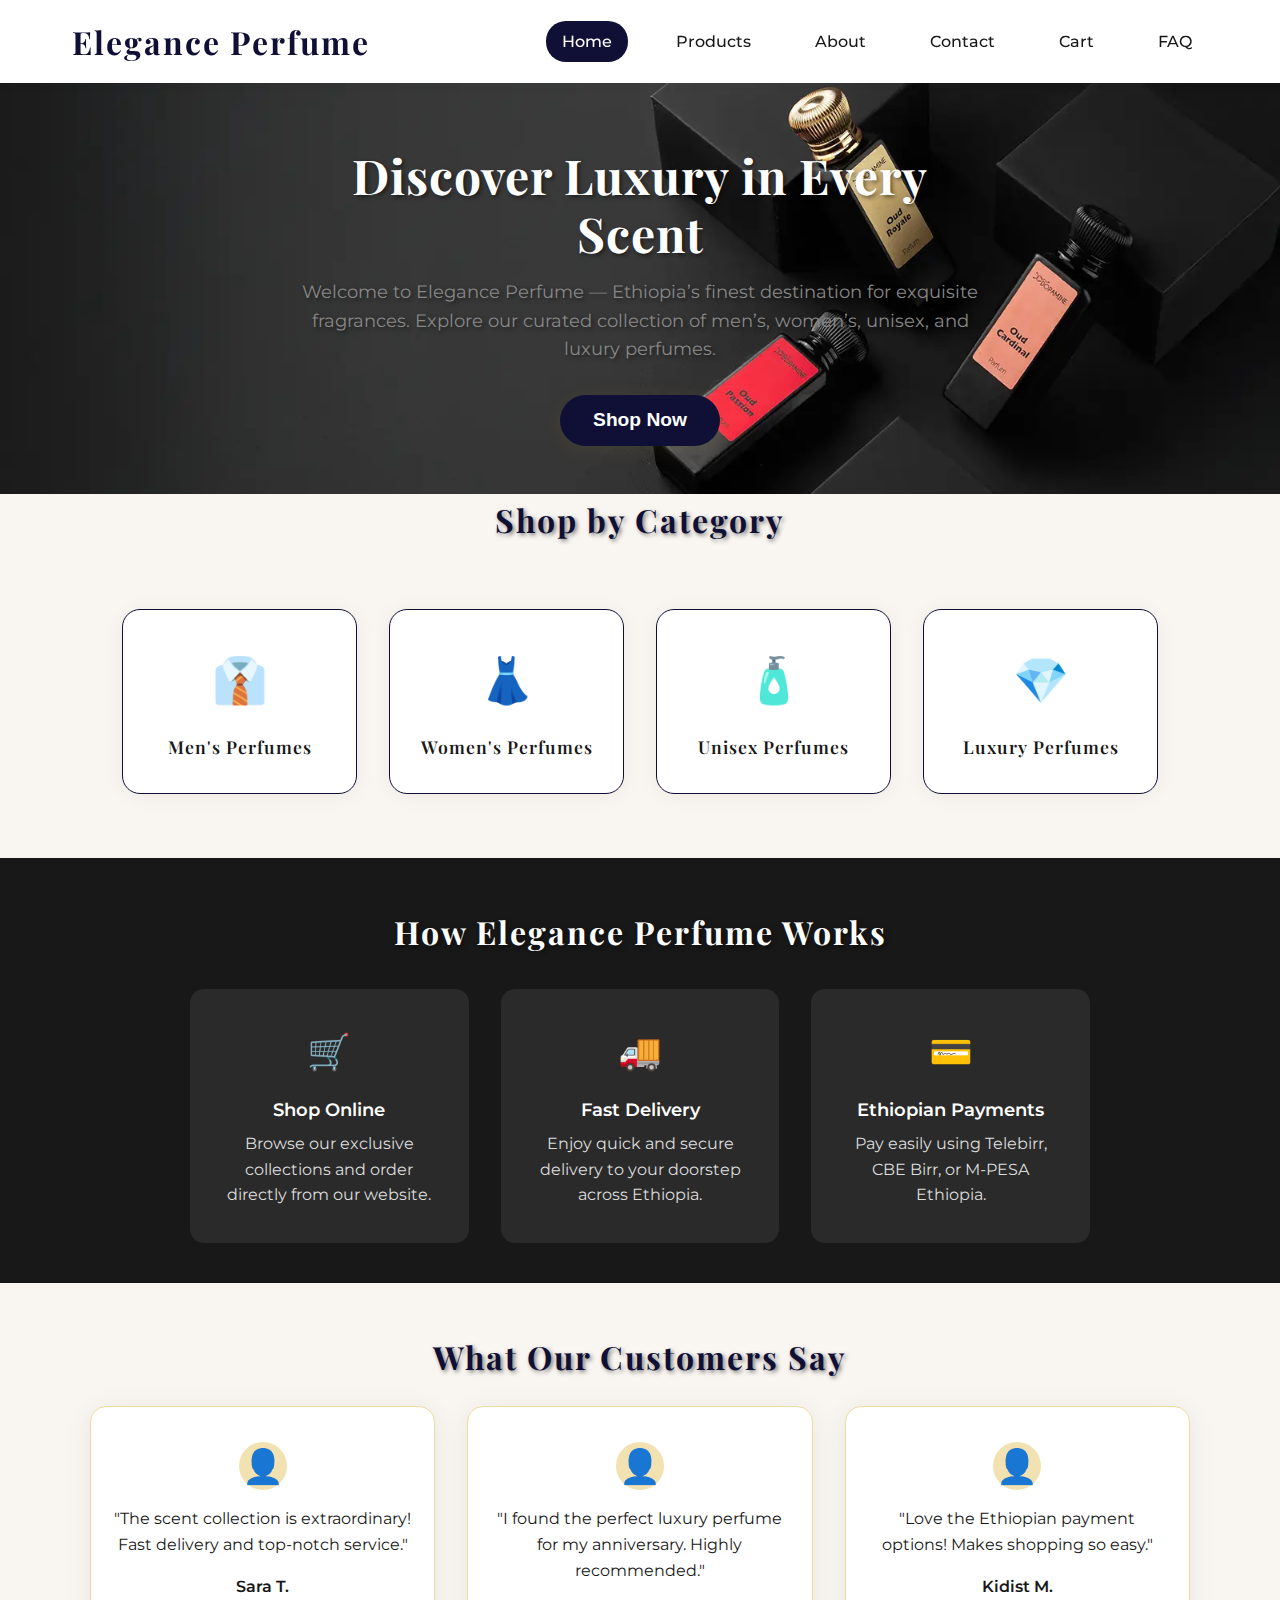
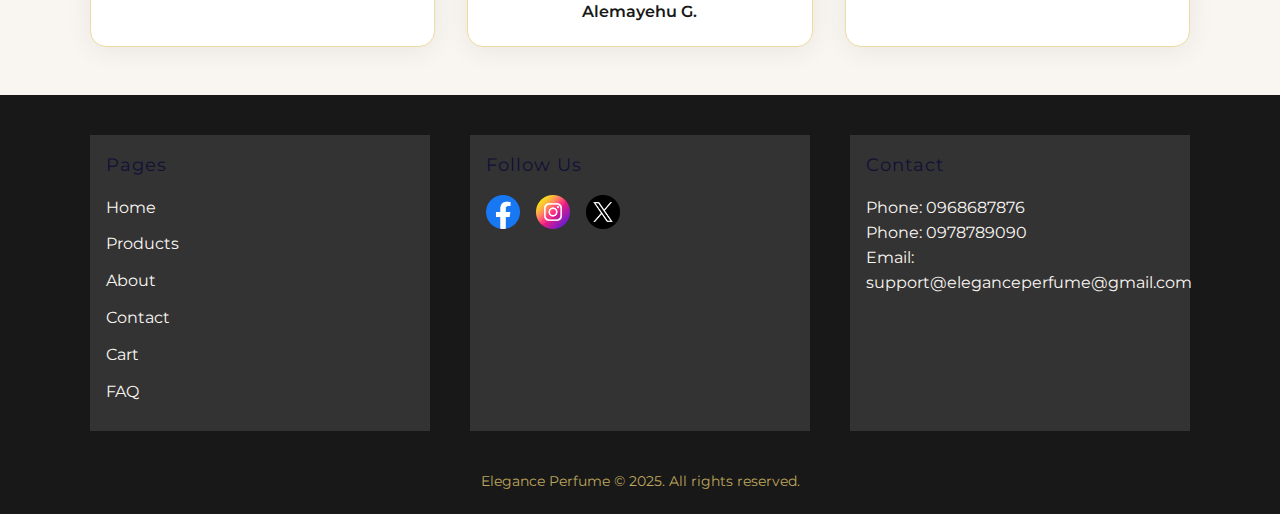
<file: index.html>
<!DOCTYPE html>
<html lang="en">
<head>
  <meta charset="UTF-8">
  <title>Elegance Perfume — Home</title>
  <meta name="viewport" content="width=device-width, initial-scale=1.0">
  <link rel="stylesheet" href="style.css">
</head>
<body>

<!-- Header/Navbar -->
<header>
  <nav class="navbar">
    <span class="logo">Elegance Perfume</span>
    <div class="menu-toggle" aria-label="Open menu">
      <span class="menu-bar"></span>
      <span class="menu-bar"></span>
      <span class="menu-bar"></span>
    </div>
    <div class="nav-links">
      <a href="index.html" class="active">Home</a>
      <a href="products.html">Products</a>
      <a href="about.html">About</a>
      <a href="contact.html">Contact</a>
      <a href="cart.html">Cart <span class="cart-count"></span></a>
      <a href="faq.html">FAQ</a>
    </div>
  </nav>
</header>

<!-- Hero Section -->
<section class="hero" id="hero">
  <div class="hero-content">
    <h1>Discover Luxury in Every Scent</h1>
    <p>Welcome to Elegance Perfume — Ethiopia’s finest destination for exquisite fragrances. Explore our curated collection of men’s, women’s, unisex, and luxury perfumes.</p>
    <a href="products.html"><button class="hero-cta">Shop Now</button></a>
  </div>
</section>

<!-- Categories -->
<section>
  <h2 class="section-title" style="text-shadow: 2px 2px 4px rgba(0, 0, 0, 0.5);"> Shop by Category</h2>
  <div class="categories">
    <div class="category-card">
      <a href="products.html#men-perfumes">
        <div class="category-icon">👔</div> <!-- Icon for Men's Perfumes -->
        <h3 class="category-title">Men's Perfumes</h3>
      </a>
    </div>
    <div class="category-card">
      <a href="products.html#women-perfumes">
        <div class="category-icon">👗</div> <!-- Icon for Women's Perfumes -->
        <h3 class="category-title">Women's Perfumes</h3>
      </a>
    </div>
    <div class="category-card">
      <a href="products.html#unisex-perfumes">
        <div class="category-icon">🧴</div> <!-- Icon for Unisex Perfumes -->
        <h3 class="category-title">Unisex Perfumes</h3>
      </a>
    </div>
    <div class="category-card">
      <a href="products.html#luxury-perfumes">
        <div class="category-icon">💎</div> <!-- Icon for Luxury Perfumes -->
        <h3 class="category-title">Luxury Perfumes</h3>
      </a>
    </div>
  </div>
</section>

<!-- How it Works -->
<section class="how-it-works" id="how">
  <h2 class="section-title" style="text-shadow: 2px 2px 4px rgba(0, 0, 0, 0.5); color: white;">How Elegance Perfume Works</h2>
  <div class="how-steps">
    <div class="how-step">
      <div class="how-icon">🛒</div>
      <div class="how-title">Shop Online</div>
      <div class="how-desc">Browse our exclusive collections and order directly from our website.</div>
    </div>
    <div class="how-step">
      <div class="how-icon">🚚</div>
      <div class="how-title">Fast Delivery</div>
      <div class="how-desc">Enjoy quick and secure delivery to your doorstep across Ethiopia.</div>
    </div>
    <div class="how-step">
      <div class="how-icon">💳</div>
      <div class="how-title">Ethiopian Payments</div>
      <div class="how-desc">Pay easily using Telebirr, CBE Birr, or M-PESA Ethiopia.</div>
    </div>
  </div>
</section>

<!-- Testimonials -->
<section class="testimonials" id="testimonials">
  <h2 class="section-title" style="text-shadow: 2px 2px 4px rgba(0, 0, 0, 0.5);"> What Our Customers Say</h2>
  <div class="testimonial-list">
    <div class="testimonial-card">
      <div class="testimonial-icon"><span>👤</span></div>
      <div>"The scent collection is extraordinary! Fast delivery and top-notch service."</div>
      <div class="testimonial-name">Sara T.</div>
    </div>
    <div class="testimonial-card">
      <div class="testimonial-icon"><span>👤</span></div>
      <div>"I found the perfect luxury perfume for my anniversary. Highly recommended."</div>
      <div class="testimonial-name">Alemayehu G.</div>
    </div>
    <div class="testimonial-card">
      <div class="testimonial-icon"><span>👤</span></div>
      <div>"Love the Ethiopian payment options! Makes shopping so easy."</div>
      <div class="testimonial-name">Kidist M.</div>
    </div>
  </div>
</section>

<!-- Footer -->
<footer>
  <div class="footer-container">
    <div class="footer-section">
      <div class="footer-title">Pages</div>
      <div class="footer-links">
        <a href="index.html">Home</a>
        <a href="products.html">Products</a>
        <a href="about.html">About</a>
        <a href="contact.html">Contact</a>
        <a href="cart.html">Cart</a>
        <a href="faq.html">FAQ</a>
      </div>
    </div>
    <div class="footer-section">
      <div class="footer-title">Follow Us</div>
      <div class="footer-socials">
        <a href="https://www.facebook.com/login" target="_blank" class="footer-social" title="Facebook">
          <img src="images/icons/facebook.png" alt="Facebook" class="social-icon">
        </a>
        <a href="https://www.instagram.com/accounts/login" target="_blank" class="footer-social" title="Instagram">
          <img src="images/icons/instagram.png" alt="Instagram" class="social-icon">
        </a>
        <a href="https://twitter.com/login" target="_blank" class="footer-social" title="Twitter">
          <img src="images/icons/twitter.png" alt="Twitter" class="social-icon">
        </a>
      </div>
    </div>
    <div class="footer-section">
      <div class="footer-title">Contact</div>
      <div class="footer-contact">
        Phone: 0968687876<br>
        Phone: 0978789090<br>
        Email: support@eleganceperfume@gmail.com
      </div>
    </div>
  </div>
  <div class="footer-bottom">
    Elegance Perfume &copy; 2025. All rights reserved.
  </div>
</footer>

<script src="script.js"></script>
</body>
</html>
</file>
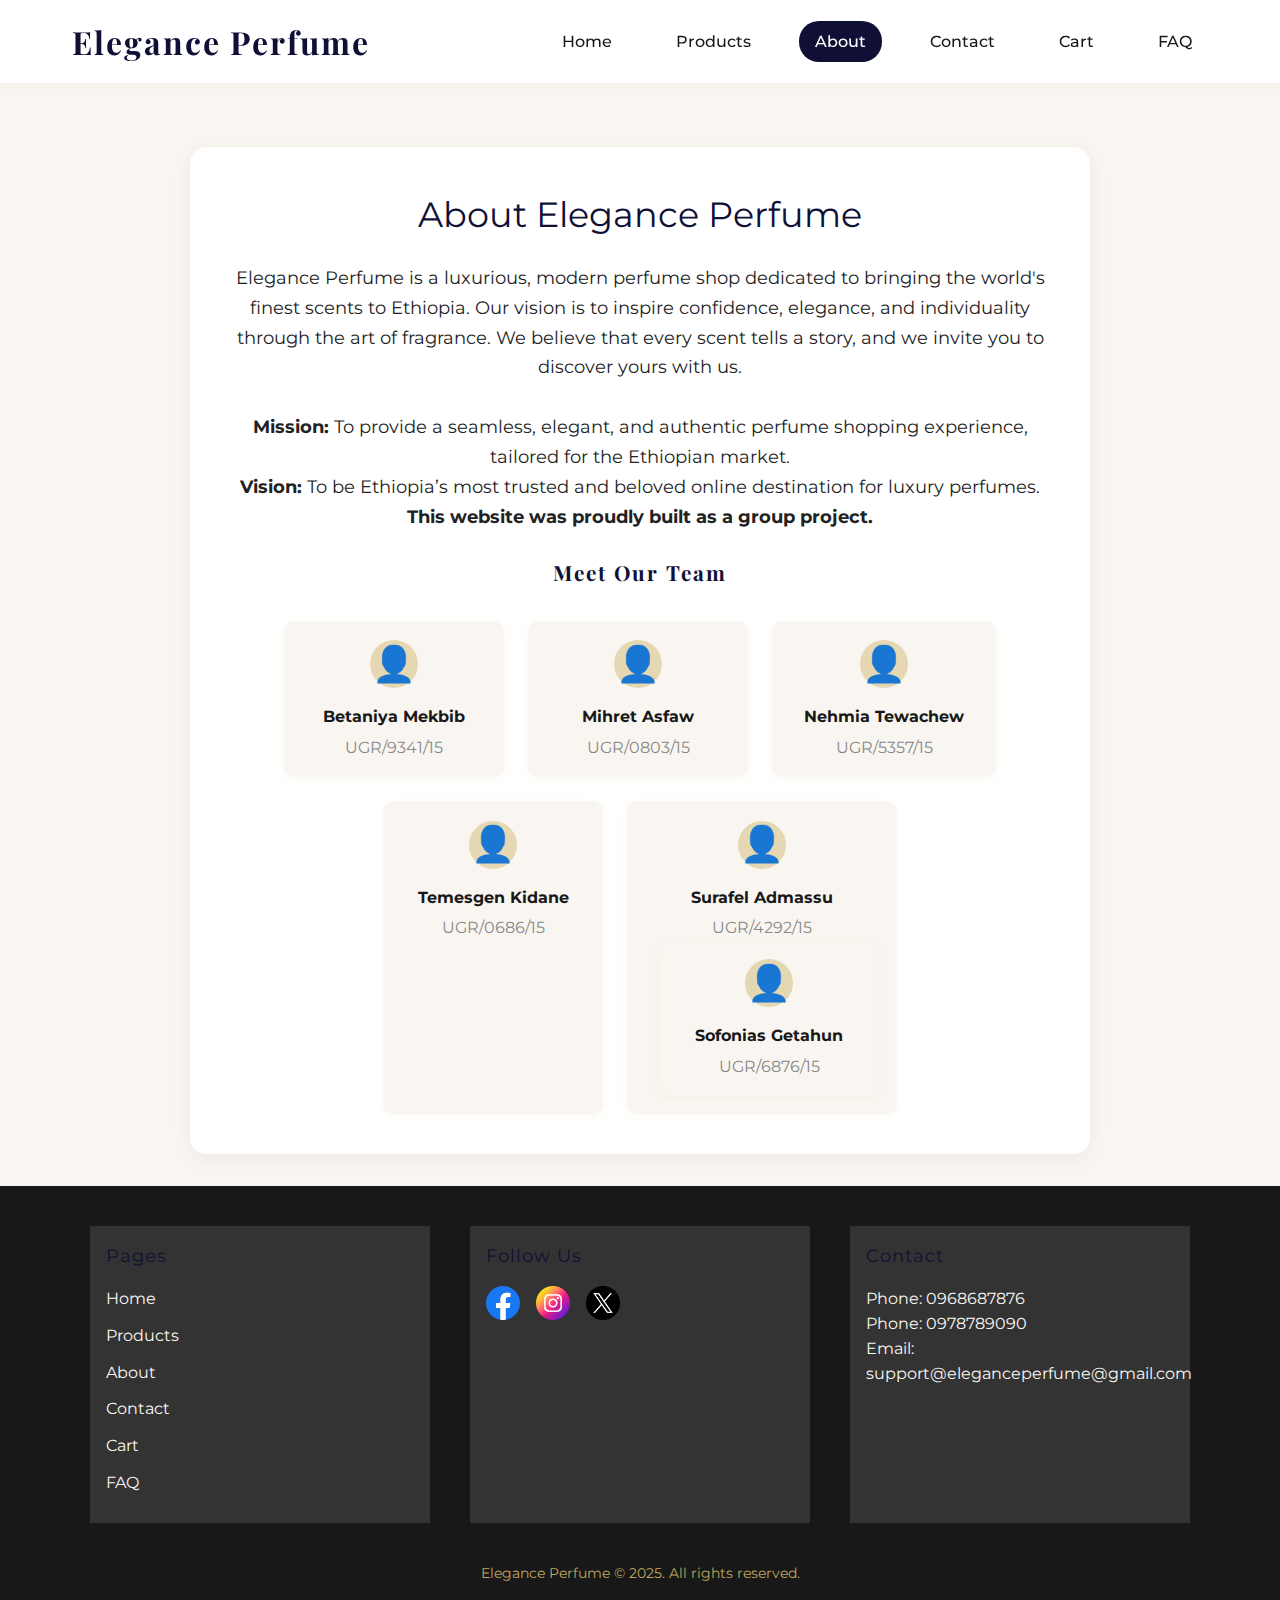
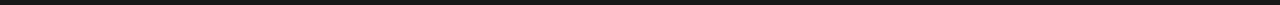
<file: about.html>
<!DOCTYPE html>
<html lang="en">
<head>
  <meta charset="UTF-8">
  <title>About Us — Elegance Perfume</title>
  <meta name="viewport" content="width=device-width, initial-scale=1.0">
  <link rel="stylesheet" href="style.css">
</head>
<body>

<header>
  <nav class="navbar">
    <span class="logo">Elegance Perfume</span>
    <div class="menu-toggle" aria-label="Open menu">
      <span class="menu-bar"></span>
      <span class="menu-bar"></span>
      <span class="menu-bar"></span>
    </div>
    <div class="nav-links">
      <a href="index.html">Home</a>
      <a href="products.html">Products</a>
      <a href="about.html" class="active">About</a>
      <a href="contact.html">Contact</a>
      <a href="cart.html">Cart <span class="cart-count"></span></a>
      <a href="faq.html">FAQ</a>
    </div>
  </nav>
</header>

<section class="about-section">
  <div class="about-title">About Elegance Perfume</div>
  <div class="about-desc">
    <p>
      Elegance Perfume is a luxurious, modern perfume shop dedicated to bringing the world's finest scents to Ethiopia. Our vision is to inspire confidence, elegance, and individuality through the art of fragrance. We believe that every scent tells a story, and we invite you to discover yours with us.<br><br>
      <strong>Mission:</strong> To provide a seamless, elegant, and authentic perfume shopping experience, tailored for the Ethiopian market.<br>
      <strong>Vision:</strong> To be Ethiopia’s most trusted and beloved online destination for luxury perfumes.
    </p>
    <p>
      <b>This website was proudly built as a group project.</b>
    </p>
  </div>
  <h3 class="section-title">Meet Our Team</h3>
  <div class="group-members">
    <div class="member-card">
      <div class="member-icon">👤</div>
      <div class="member-name">Betaniya Mekbib</div>
      <div class="member-id">UGR/9341/15</div>
    </div>
    <div class="member-card">
      <div class="member-icon">👤</div>
      <div class="member-name">Mihret Asfaw</div>
      <div class="member-id">UGR/0803/15</div>
    </div>
    <div class="member-card">
      <div class="member-icon">👤</div>
      <div class="member-name">Nehmia Tewachew</div>
      <div class="member-id">UGR/5357/15</div>
    </div>
    <div class="member-card">
      <div class="member-icon">👤</div>
      <div class="member-name">Temesgen Kidane</div>
      <div class="member-id">UGR/0686/15</div>
    </div>
    <div class="member-card">
      <div class="member-icon">👤</div>
      <div class="member-name">Surafel Admassu </div>
      <div class="member-id">UGR/4292/15</div>
    <div class="member-card">
      <div class="member-icon">👤</div>
      <div class="member-name">Sofonias Getahun</div>
      <div class="member-id">UGR/6876/15</div>
    </div>
    </div>
  </div>
</section>

<footer>
  <div class="footer-container">
    <div class="footer-section">
      <div class="footer-title">Pages</div>
      <div class="footer-links">
        <a href="index.html">Home</a>
        <a href="products.html">Products</a>
        <a href="about.html">About</a>
        <a href="contact.html">Contact</a>
        <a href="cart.html">Cart</a>
        <a href="faq.html">FAQ</a>
      </div>
    </div>
    <div class="footer-section">
      <div class="footer-title">Follow Us</div>
      <div class="footer-socials">
        <a href="https://www.facebook.com/login" target="_blank" class="footer-social" title="Facebook">
          <img src="images/icons/facebook.png" alt="Facebook" class="social-icon">
        </a>
        <a href="https://www.instagram.com/accounts/login" target="_blank" class="footer-social" title="Instagram">
          <img src="images/icons/instagram.png" alt="Instagram" class="social-icon">
        </a>
        <a href="https://twitter.com/login" target="_blank" class="footer-social" title="Twitter">
          <img src="images/icons/twitter.png" alt="Twitter" class="social-icon">
        </a>
      </div>
    </div>
    <div class="footer-section">
      <div class="footer-title">Contact</div>
      <div class="footer-contact">
        Phone: 0968687876<br>
        Phone: 0978789090<br>
        Email: support@eleganceperfume@gmail.com
      </div>
    </div>
  </div>
  <div class="footer-bottom">
    Elegance Perfume &copy; 2025. All rights reserved.
  </div>
</footer>
<script src="script.js"></script>
</body>
</html>
</file>
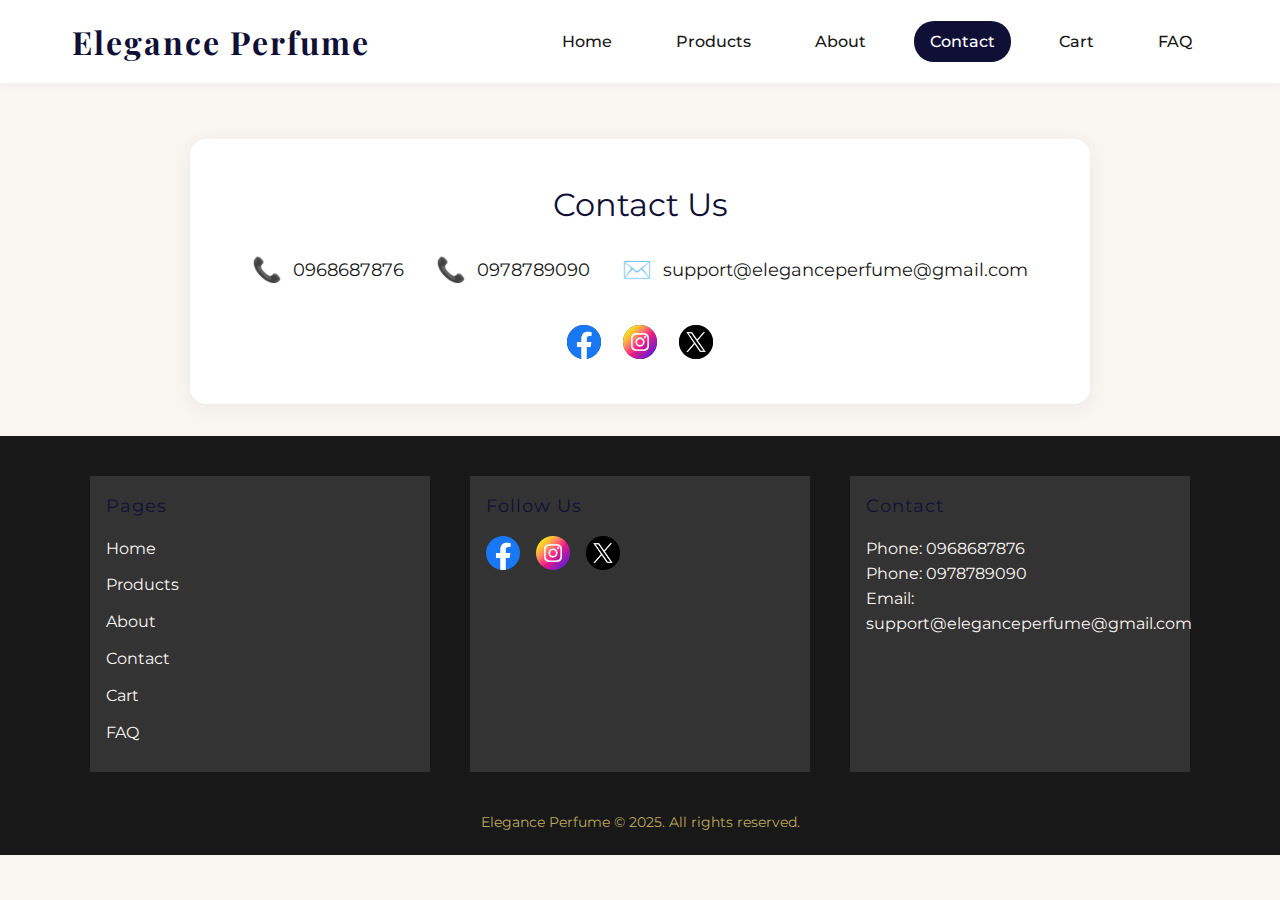
<file: contact.html>
<!DOCTYPE html>
<html lang="en">
<head>
  <meta charset="UTF-8">
  <title>Contact Us — Elegance Perfume</title>
  <meta name="viewport" content="width=device-width, initial-scale=1.0">
  <link rel="stylesheet" href="style.css">
</head>
<body>

<header>
  <nav class="navbar">
    <span class="logo">Elegance Perfume</span>
    <div class="menu-toggle" aria-label="Open menu">
      <span class="menu-bar"></span>
      <span class="menu-bar"></span>
      <span class="menu-bar"></span>
    </div>
    <div class="nav-links">
      <a href="index.html">Home</a>
      <a href="products.html">Products</a>
      <a href="about.html">About</a>
      <a href="contact.html" class="active">Contact</a>
      <a href="cart.html">Cart <span class="cart-count"></span></a>
      <a href="faq.html">FAQ</a>
    </div>
  </nav>
</header>

<section class="contact-section">
  <div class="contact-title">Contact Us</div>
  <div class="contact-details">
    <div class="contact-item"><span class="contact-icon">📞</span>0968687876</div>
    <div class="contact-item"><span class="contact-icon">📞</span>0978789090</div>
    <div class="contact-item"><span class="contact-icon">✉️</span>support@eleganceperfume@gmail.com</div>
  </div>
  <div class="contact-socials">
    <a href="https://www.facebook.com/login" target="_blank" class="footer-social" title="Facebook">
      <img src="images/icons/facebook.png" alt="Facebook" class="social-icon">
    </a>
    <a href="https://www.instagram.com/accounts/login" target="_blank" class="footer-social" title="Instagram">
      <img src="images/icons/instagram.png" alt="Instagram" class="social-icon">
    </a>
    <a href="https://twitter.com/login" target="_blank" class="footer-social" title="Twitter">
      <img src="images/icons/twitter.png" alt="Twitter" class="social-icon">
    </a>
  </div>
</section>

<footer>
  <div class="footer-container">
    <div class="footer-section">
      <div class="footer-title">Pages</div>
      <div class="footer-links">
        <a href="index.html">Home</a>
        <a href="products.html">Products</a>
        <a href="about.html">About</a>
        <a href="contact.html">Contact</a>
        <a href="cart.html">Cart</a>
        <a href="faq.html">FAQ</a>
      </div>
    </div>
    <div class="footer-section">
      <div class="footer-title">Follow Us</div>
      <div class="footer-socials">
        <a href="https://www.facebook.com/login" target="_blank" class="footer-social" title="Facebook">
          <img src="images/icons/facebook.png" alt="Facebook" class="social-icon">
        </a>
        <a href="https://www.instagram.com/accounts/login" target="_blank" class="footer-social" title="Instagram">
          <img src="images/icons/instagram.png" alt="Instagram" class="social-icon">
        </a>
        <a href="https://twitter.com/login" target="_blank" class="footer-social" title="Twitter">
          <img src="images/icons/twitter.png" alt="Twitter" class="social-icon">
        </a>
      </div>
    </div>
    <div class="footer-section">
      <div class="footer-title">Contact</div>
      <div class="footer-contact">
        Phone: 0968687876<br>
        Phone: 0978789090<br>
        Email: support@eleganceperfume@gmail.com
      </div>
    </div>
  </div>
  <div class="footer-bottom">
    Elegance Perfume &copy; 2025. All rights reserved.
  </div>
</footer>
<script src="script.js"></script>
</body>
</html>
</file>
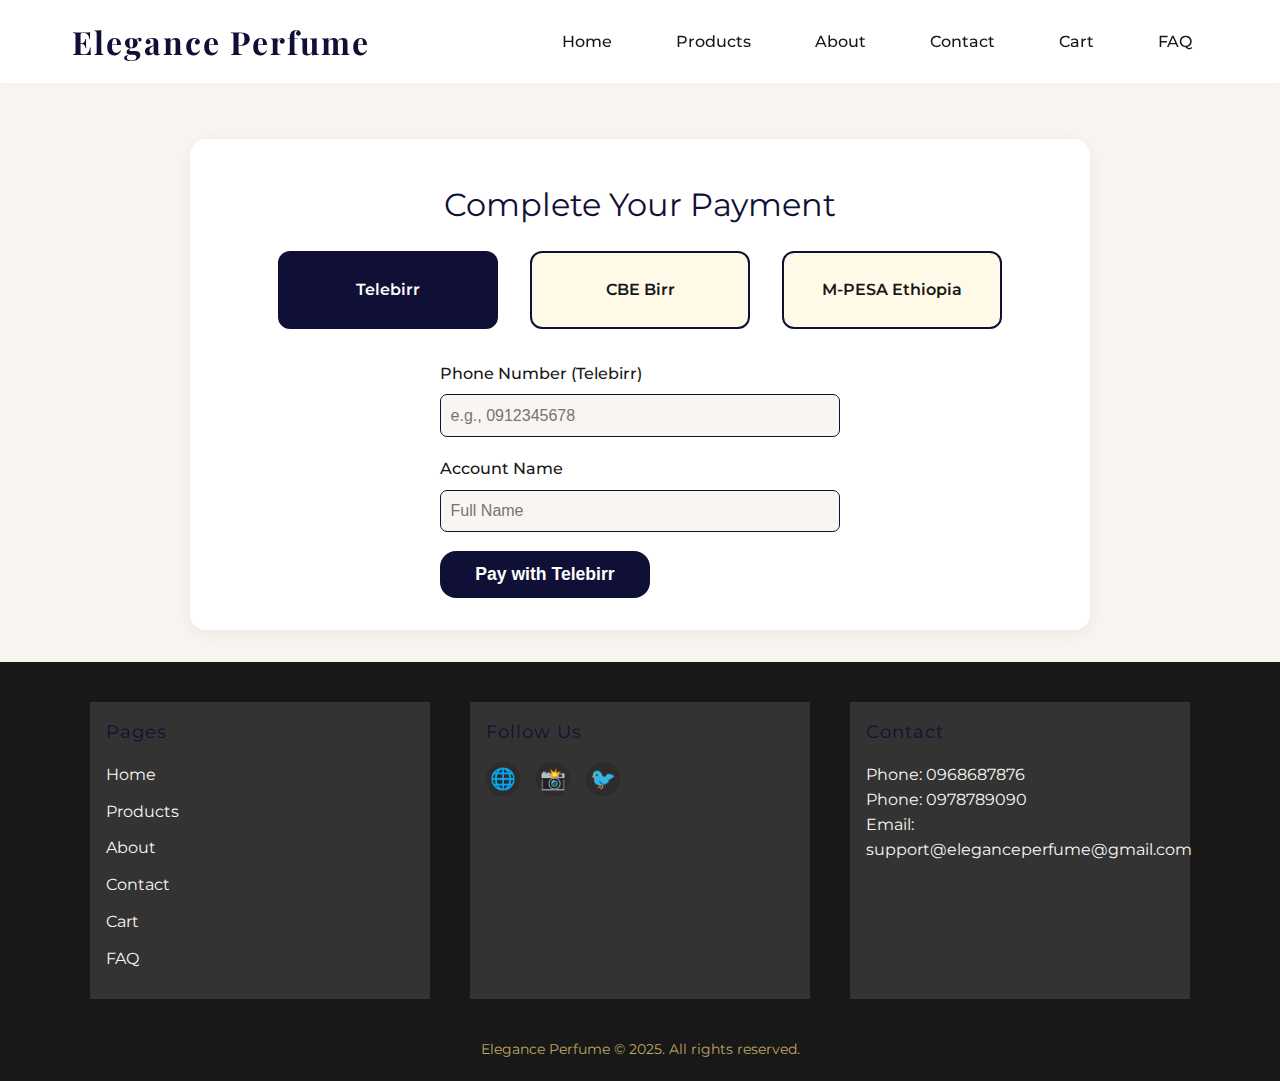
<file: payment.html>
<!DOCTYPE html>
<html lang="en">
<head>
  <meta charset="UTF-8">
  <title>Payment — Elegance Perfume</title>
  <meta name="viewport" content="width=device-width, initial-scale=1.0">
  <link rel="stylesheet" href="style.css">
</head>
<body>

<header>
  <nav class="navbar">
    <span class="logo">Elegance Perfume</span>
    <div class="menu-toggle" aria-label="Open menu">
      <span class="menu-bar"></span>
      <span class="menu-bar"></span>
      <span class="menu-bar"></span>
    </div>
    <div class="nav-links">
      <a href="index.html">Home</a>
      <a href="products.html">Products</a>
      <a href="about.html">About</a>
      <a href="contact.html">Contact</a>
      <a href="cart.html">Cart <span class="cart-count"></span></a>
      <a href="faq.html">FAQ</a>
    </div>
  </nav>
</header>

<section class="payment-section">
  <div class="payment-title">Complete Your Payment</div>
  <div class="payment-methods">
    <div class="payment-method selected">Telebirr</div>
    <div class="payment-method">CBE Birr</div>
    <div class="payment-method">M-PESA Ethiopia</div>
  </div>
  <div class="payment-forms">
    <!-- Telebirr -->
    <form class="payment-form active" data-method="Telebirr">
      <label for="telebirr-phone">Phone Number (Telebirr)</label>
      <input type="text" id="telebirr-phone" required pattern="^09\d{8}$" placeholder="e.g., 0912345678">
      <label for="telebirr-name">Account Name</label>
      <input type="text" id="telebirr-name" required placeholder="Full Name">
      <button type="submit" class="pay-btn">Pay with Telebirr</button>
    </form>
    <!-- CBE Birr -->
    <form class="payment-form" data-method="CBE Birr">
      <label for="cbe-phone">Phone Number (CBE Birr)</label>
      <input type="text" id="cbe-phone" required pattern="^09\d{8}$" placeholder="e.g., 0912345678">
      <label for="cbe-id">CBE Birr ID</label>
      <input type="text" id="cbe-id" required placeholder="CBE Birr ID">
      <button type="submit" class="pay-btn">Pay with CBE Birr</button>
    </form>
    <!-- MPESA -->
    <form class="payment-form" data-method="M-PESA Ethiopia">
      <label for="mpesa-phone">Phone Number (M-PESA)</label>
      <input type="text" id="mpesa-phone" required pattern="^09\d{8}$" placeholder="e.g., 0912345678">
      <label for="mpesa-id">M-PESA ID</label>
      <input type="text" id="mpesa-id" required placeholder="M-PESA ID">
      <button type="submit" class="pay-btn">Pay with M-PESA</button>
    </form>
  </div>
</section>

<footer>
  <div class="footer-container">
    <div class="footer-section">
      <div class="footer-title">Pages</div>
      <div class="footer-links">
        <a href="index.html">Home</a>
        <a href="products.html">Products</a>
        <a href="about.html">About</a>
        <a href="contact.html">Contact</a>
        <a href="cart.html">Cart</a>
        <a href="faq.html">FAQ</a>
      </div>
    </div>
    <div class="footer-section">
      <div class="footer-title">Follow Us</div>
      <div class="footer-socials">
        <span class="footer-social" title="Facebook">🌐</span>
        <span class="footer-social" title="Instagram">📸</span>
        <span class="footer-social" title="Twitter">🐦</span>
      </div>
    </div>
    <div class="footer-section">
      <div class="footer-title">Contact</div>
      <div class="footer-contact">
        Phone: 0968687876<br>
        Phone: 0978789090<br>
        Email: support@eleganceperfume@gmail.com
      </div>
    </div>
  </div>
  <div class="footer-bottom">
    Elegance Perfume &copy; 2025. All rights reserved.
  </div>
</footer>
<script src="script.js"></script>
</body>
</html>
</file>
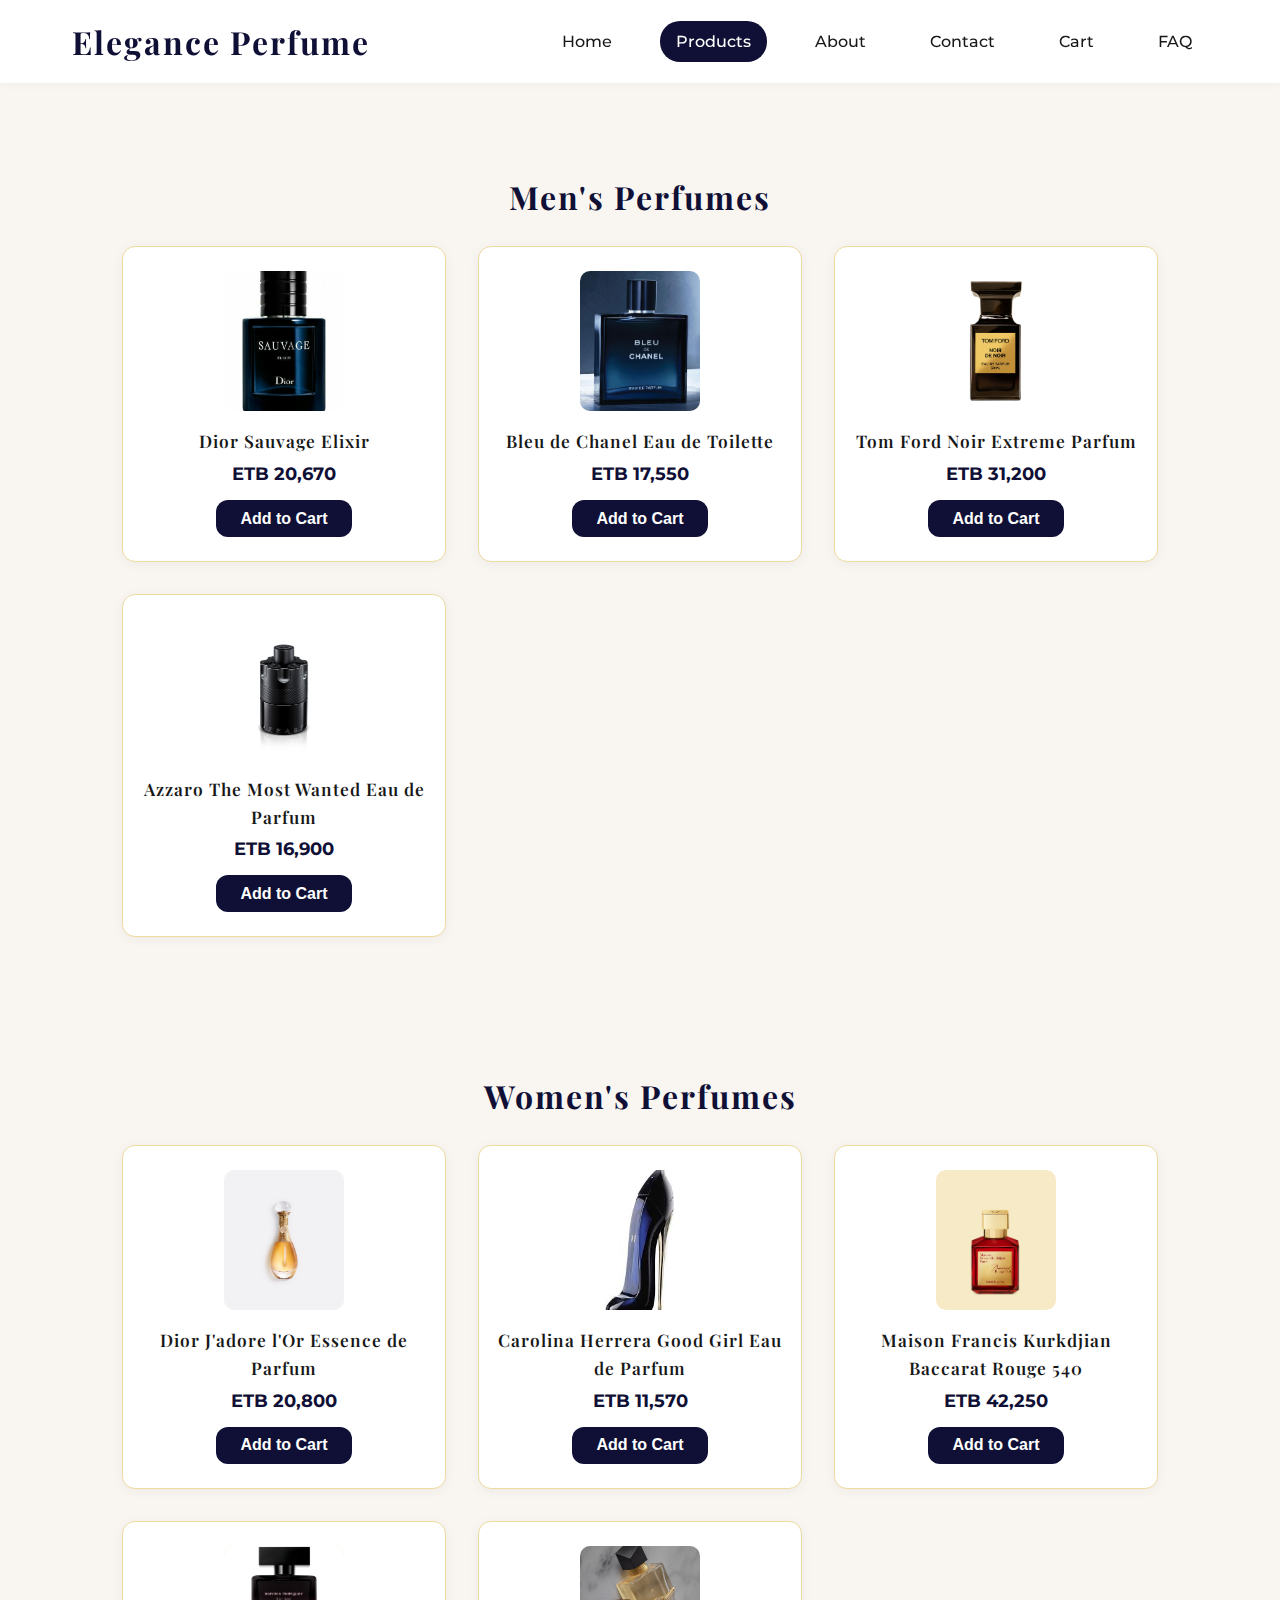
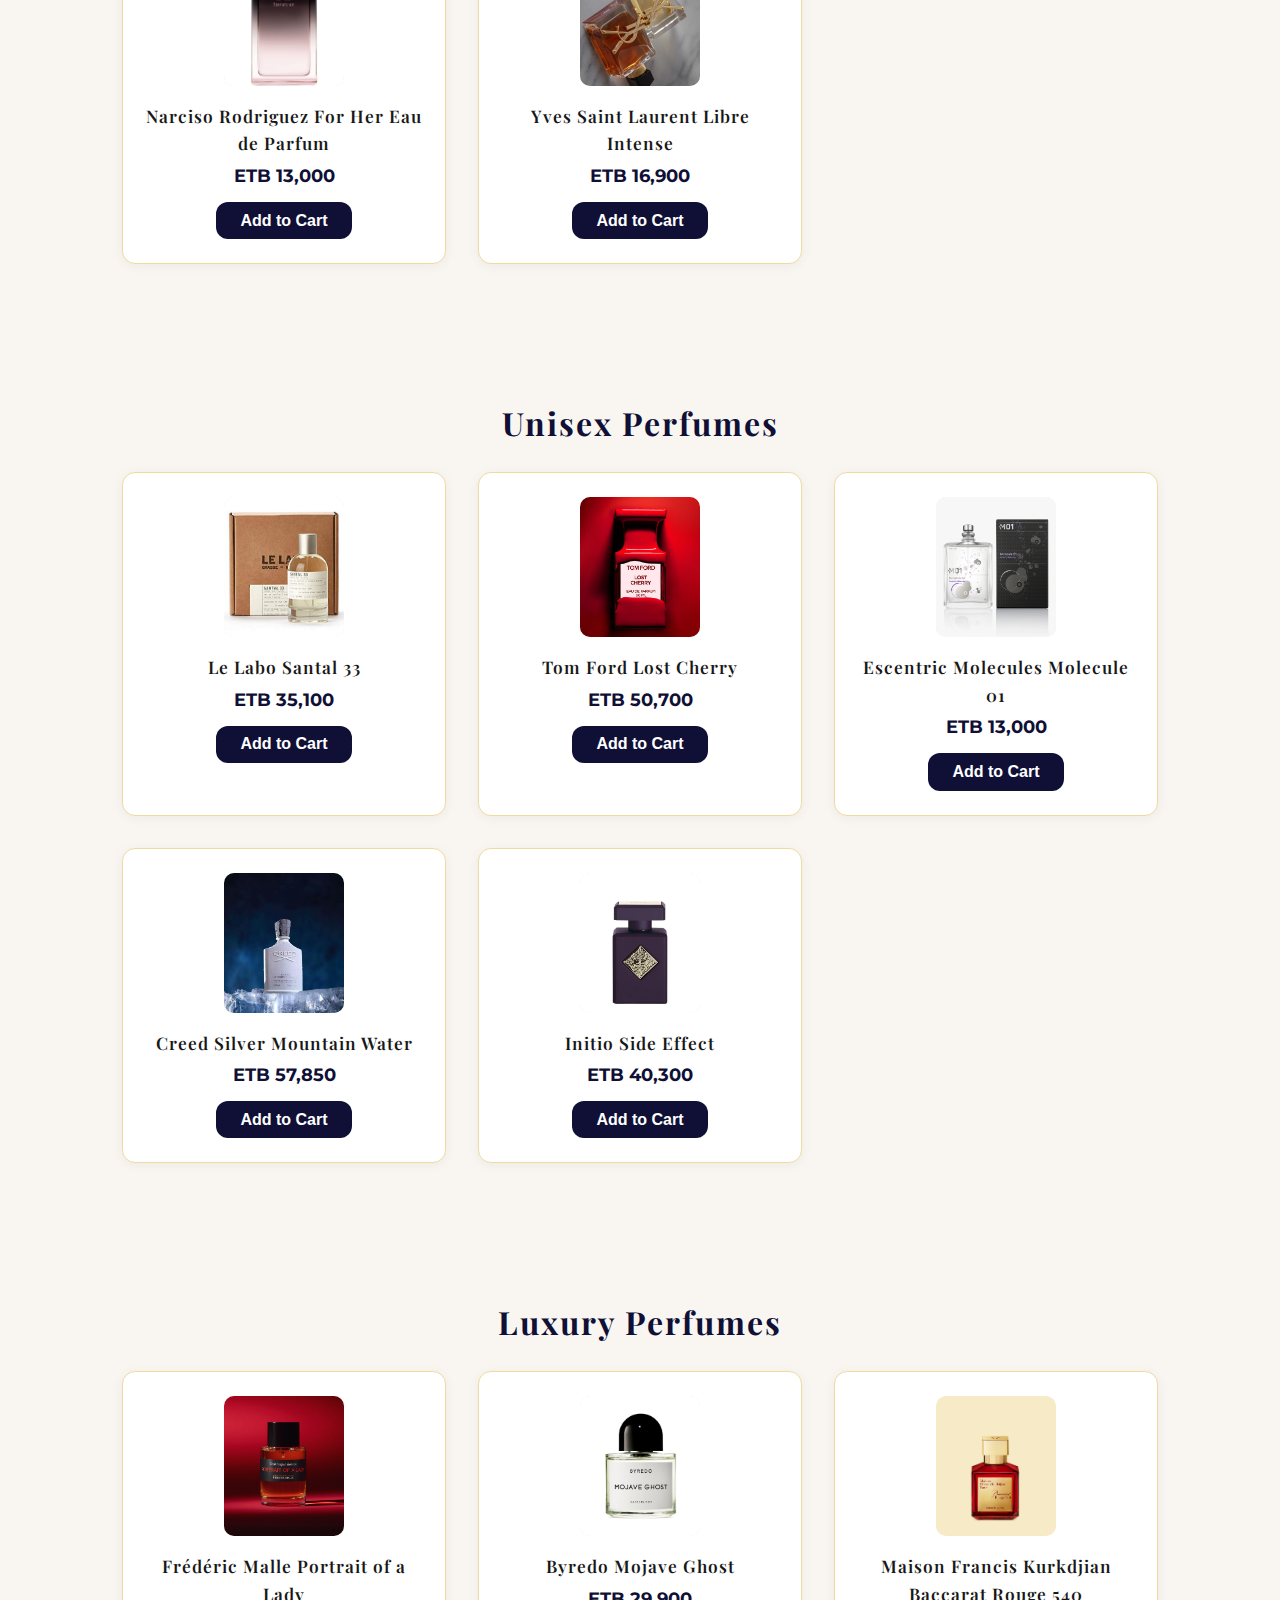
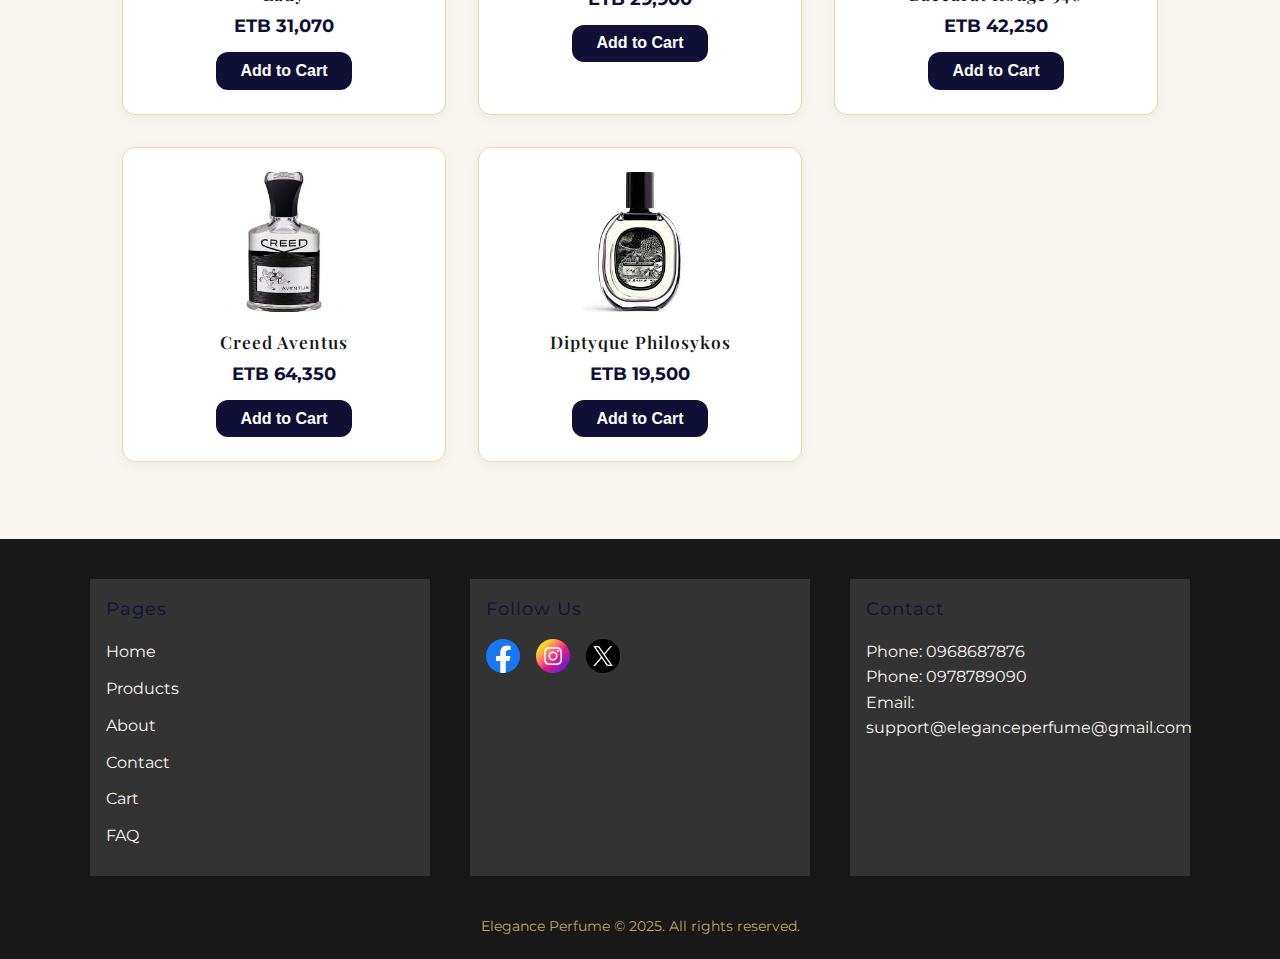
<file: products.html>
<!DOCTYPE html>
<html lang="en">
<head>
  <meta charset="UTF-8">
  <title>Products — Elegance Perfume</title>
  <meta name="viewport" content="width=device-width, initial-scale=1.0">
  <link rel="stylesheet" href="style.css">
</head>
<body>

<header>
  <nav class="navbar">
    <span class="logo">Elegance Perfume</span>
    <div class="menu-toggle" aria-label="Open menu">
      <span class="menu-bar"></span>
      <span class="menu-bar"></span>
      <span class="menu-bar"></span>
    </div>
    <div class="nav-links">
      <a href="index.html">Home</a>
      <a href="products.html" class="active">Products</a>
      <a href="about.html">About</a>
      <a href="contact.html">Contact</a>
      <a href="cart.html">Cart <span class="cart-count"></span></a>
      <a href="faq.html">FAQ</a>
    </div>
  </nav>
</header>

<!-- Men's Perfumes -->
<section id="men-perfumes" class="products-section">
  <h2 class="section-title">Men's Perfumes</h2>
  <div class="products-grid"></div>
</section>

<!-- Women's Perfumes -->
<section id="women-perfumes" class="products-section">
  <h2 class="section-title">Women's Perfumes</h2>
  <div class="products-grid"></div>
</section>

<!-- Unisex Perfumes -->
<section id="unisex-perfumes" class="products-section">
  <h2 class="section-title">Unisex Perfumes</h2>
  <div class="products-grid"></div>
</section>

<!-- Luxury Perfumes -->
<section id="luxury-perfumes" class="products-section">
  <h2 class="section-title">Luxury Perfumes</h2>
  <div class="products-grid"></div>
</section>

<footer>
  <div class="footer-container">
    <div class="footer-section">
      <div class="footer-title">Pages</div>
      <div class="footer-links">
        <a href="index.html">Home</a>
        <a href="products.html">Products</a>
        <a href="about.html">About</a>
        <a href="contact.html">Contact</a>
        <a href="cart.html">Cart</a>
        <a href="faq.html">FAQ</a>
      </div>
    </div>
    <div class="footer-section">
      <div class="footer-title">Follow Us</div>
      <div class="footer-socials">
        <a href="https://www.facebook.com/login" target="_blank" class="footer-social" title="Facebook">
          <img src="images/icons/facebook.png" alt="Facebook" class="social-icon">
        </a>
        <a href="https://www.instagram.com/accounts/login" target="_blank" class="footer-social" title="Instagram">
          <img src="images/icons/instagram.png" alt="Instagram" class="social-icon">
        </a>
        <a href="https://twitter.com/login" target="_blank" class="footer-social" title="Twitter">
          <img src="images/icons/twitter.png" alt="Twitter" class="social-icon">
        </a>
      </div>
    </div>
    <div class="footer-section">
      <div class="footer-title">Contact</div>
      <div class="footer-contact">
        Phone: 0968687876<br>
        Phone: 0978789090<br>
        Email: support@eleganceperfume@gmail.com
      </div>
    </div>
  </div>
  <div class="footer-bottom">
    Elegance Perfume &copy; 2025. All rights reserved.
  </div>
</footer>
<script src="script.js"></script>
</body>
</html>
</file>
<file: style.css>
/* style.css — Elegance Perfume */

/* FONT IMPORTS */
@import url('https://fonts.googleapis.com/css2?family=Playfair+Display:wght@600;700&family=Montserrat:wght@400;500&display=swap');

/* ROOT VARIABLES */
:root {
  --gold: #101036;
  --black: #181818;
  --cream: #F9F6F2;
  --white: #fff;
  --gray: #888;
  --transition: all 0.3s cubic-bezier(.25,.8,.25,1);
}

/* RESET & BASE STYLES */
* {
  margin: 0;
  padding: 0;
  box-sizing: border-box;
}
html {
  scroll-behavior: smooth;
}
body {
  font-family: 'Montserrat', Arial, sans-serif;
  background: var(--cream);
  color: var(--black);
  font-size: 1rem;
  line-height: 1.6;
  min-height: 100vh;
}
a {
  color: inherit;
  text-decoration: none;
  transition: var(--transition);
}
ul {
  list-style: none;
}
img {
  width: 100%;
  display: block;
  border-radius: 10px;
  object-fit: cover;
}

/* TYPOGRAPHY */
h1, h2, h3, .logo {
  font-family: 'Playfair Display', serif;
  font-weight: 700;
  letter-spacing: 1px;
}
h1 { font-size: 2.8rem; }
h2 { font-size: 2rem; }
h3 { font-size: 1.3rem; }
.section-title {
  text-align: center;
  margin-bottom: 1.5rem;
  color: var(--gold);
  letter-spacing: 2px;
}

/* HEADER & NAVIGATION */
header {
  background: var(--white);
  box-shadow: 0 2px 10px rgba(0,0,0,0.03);
  position: sticky;
  top: 0;
  z-index: 1000;
}
.navbar {
  max-width: 1200px;
  margin: auto;
  padding: 1rem 2rem;
  display: flex;
  align-items: center;
  justify-content: space-between;
}
.logo {
  color: var(--gold);
  font-size: 2rem;
  letter-spacing: 2px;
}
.nav-links {
  display: flex;
  gap: 2rem;
  align-items: center;
}
.nav-links a {
  padding: 0.5rem 1rem;
  border-radius: 20px;
  transition: var(--transition);
  font-weight: 500;
}
.nav-links a.active,
.nav-links a:hover {
  background: var(--gold);
  color: var(--white);
}

/* MOBILE NAV */
.menu-toggle {
  display: none;
  flex-direction: column;
  gap: 4px;
  cursor: pointer;
}
.menu-bar {
  width: 25px;
  height: 3px;
  background: var(--gold);
  border-radius: 3px;
  transition: var(--transition);
}

/* HERO SECTION */
.hero {
  background: url('images/home.jpg') no-repeat center center/cover;
  padding: 4rem 2rem 3rem 2rem;
  text-align: center;
  position: relative;
  overflow: hidden;
}
.hero-content {
  max-width: 700px;
  margin: 0 auto;
}
.hero h1 {

  color: #ffffff; 
  text-shadow: 2px 2px 4px rgba(0, 0, 0, 0.5); 
  margin-bottom: 1rem;
  font-size: 3rem;
  line-height: 1.2;
}
.hero p {
  margin-bottom: 2rem;
  color: var(--gray);
  text-shadow: 2px 2px 4px #00000080;
  font-size: 1.1rem;
}
.hero-cta {
  background: var(--gold);
  color: var(--white);
  border: none;
  padding: 0.9rem 2.1rem;
  border-radius: 30px;
  font-size: 1.2rem;
  font-weight: 600;
  cursor: pointer;
  transition: var(--transition);
  box-shadow: 0 4px 20px rgba(212,175,55,0.09);
}
.hero-cta:hover {
  background: var(--black);
  color: var(--gold);
}

/* CATEGORIES */
.categories {
  display: grid;
  grid-template-columns: repeat(auto-fit, minmax(210px, 1fr));
  gap: 2rem;
  max-width: 1100px;
  margin: 4rem auto;
  padding: 0 2rem;
}
.category-card {
  background: var(--white);
  border-radius: 18px;
  box-shadow: 0 2px 20px rgba(0,0,0,0.05);
  text-align: center;
  padding: 2.2rem 1rem 1.5rem 1rem;
  transition: var(--transition);
  cursor: pointer;
  border: 1.5px solid var(--gold);
}
.category-card:hover {
  transform: translateY(-12px) scale(1.03);
  box-shadow: 0 8px 32px rgba(212,175,55,0.08);
  background: var(--cream);
}
.category-icon {
  font-size: 2.8rem;
  color: var(--gold);
  margin-bottom: 1rem;
}
.category-title {
  font-size: 1.1rem;
  font-weight: 600;
  margin-bottom: .5rem;
  color: var(--black);
  letter-spacing: 1px;
}

/* HOW IT WORKS */
.how-it-works {
  background: var(--black);
  color: var(--white);
  padding: 3rem 0 2.5rem 0;
}
.how-steps {
  display: flex;
  gap: 2rem;
  justify-content: center;
  flex-wrap: wrap;
  margin: 2rem auto 0 auto;
  max-width: 900px;
}
.how-step {
  flex: 1;
  min-width: 220px;
  max-width: 300px;
  background: rgba(255,255,255,0.08);
  border-radius: 14px;
  padding: 2.2rem 1.6rem;
  text-align: center;
  transition: var(--transition);
}
.how-icon {
  font-size: 2.2rem;
  color: var(--gold);
  margin-bottom: 1rem;
}
.how-title {
  font-size: 1.1rem;
  font-weight: 600;
  margin-bottom: .4rem;
}
.how-desc {
  color: #ddd;
  font-size: 1rem;
}

/* TESTIMONIALS */
.testimonials {
  background: var(--cream);
  padding: 3rem 2rem;
}
.testimonial-list {
  display: grid;
  grid-template-columns: repeat(auto-fit, minmax(250px,1fr));
  gap: 2rem;
  max-width: 1100px;
  margin: auto;
}
.testimonial-card {
  background: var(--white);
  border-radius: 16px;
  box-shadow: 0 4px 28px rgba(0,0,0,0.065);
  padding: 2.2rem 1.4rem 1.3rem 1.4rem;
  text-align: center;
  border: 1.5px solid #eedba0;
}
.testimonial-icon {
  display: flex;
  align-items: center;
  justify-content: center;
  margin: auto;
  width: 48px;
  height: 48px;
  background: #f2e1b1;
  border-radius: 50%;
  font-size: 2.1rem;
  color: var(--gold);
  margin-bottom: 1rem;
}
.testimonial-name {
  margin-top: 1rem;
  font-weight: 600;
  color: var(--black);
}

/* FOOTER */
footer {
  background: var(--black);
  color: var(--cream);
  padding: 2.5rem 0 1.3rem 0;
}
.footer-container {
  max-width: 1100px;
  margin: auto;
  display: flex;
  flex-wrap: wrap;
  gap: 2.5rem;
  justify-content: space-between;
}
.footer-section {
  flex: 1;
  min-width: 180px;
}
.footer-title {
  color: var(--gold);
  font-size: 1.1rem;
  margin-bottom: 1rem;
  letter-spacing: 1px;
}
.footer-links a {
  color: var(--cream);
  display: block;
  margin-bottom: 0.7rem;
  font-size: 1rem;
  transition: var(--transition);
}
.footer-links a:hover {
  color: var(--gold);
}
.footer-socials {
  display: flex;
  gap: 1rem;
  margin-top: .8rem;
}
.footer-social {
  background: #2d2b2b;
  width: 34px;
  height: 34px;
  border-radius: 50%;
  display: flex;
  align-items: center;
  justify-content: center;
  color: var(--gold);
  font-size: 1.3rem;
  transition: var(--transition);
}
.footer-contact {
  font-size: 0.98rem;
  margin-top: .8rem;
}
.footer-bottom {
  text-align: center;
  margin-top: 2.5rem;
  font-size: 0.85rem;
  color: #bda65d;
}

/* ========== ABOUT PAGE ========== */
.about-section {
  max-width: 900px;
  margin: 4rem auto 2rem auto;
  background: var(--white);
  border-radius: 16px;
  box-shadow: 0 4px 20px rgba(0,0,0,0.06);
  padding: 2.5rem 2rem;
}
.about-title {
  color: var(--gold);
  font-size: 2.2rem;
  margin-bottom: 1.2rem;
  text-align: center;
}
.about-desc {
  font-size: 1.1rem;
  color: #222;
  margin-bottom: 1.5rem;
  line-height: 1.7;
  text-align: center;
}
.group-members {
  display: flex;
  flex-wrap: wrap;
  gap: 1.5rem;
  justify-content: center;
  margin-top: 2rem;
}
.member-card {
  background: var(--cream);
  border-radius: 10px;
  padding: 1.2rem 2rem 1.1rem 2rem;
  text-align: center;
  box-shadow: 0 2px 10px rgba(212,175,55,0.07);
  min-width: 220px;
  max-width: 270px;
}
.member-icon {
  width: 48px;
  height: 48px;
  background: #e5d7b1;
  border-radius: 50%;
  display: flex;
  align-items: center;
  justify-content: center;
  color: var(--gold);
  font-size: 2.2rem;
  margin: 0 auto 1rem auto;
}
.member-name {
  font-weight: 700;
  color: var(--black);
  margin-bottom: .3rem;
}
.member-id {
  font-size: 0.98rem;
  color: var(--gray);
}

/* ========== CONTACT PAGE ========== */
.contact-section {
  max-width: 900px;
  margin: 3.5rem auto 2rem auto;
  background: var(--white);
  border-radius: 16px;
  box-shadow: 0 4px 20px rgba(0,0,0,0.055);
  padding: 2.5rem 2rem 2.8rem 2rem;
}
.contact-title {
  color: var(--gold);
  font-size: 2rem;
  margin-bottom: 1.3rem;
  text-align: center;
}
.contact-details {
  display: flex;
  flex-wrap: wrap;
  gap: 2rem;
  justify-content: center;
  align-items: center;
  margin-bottom: 2.2rem;
}
.contact-item {
  display: flex;
  align-items: center;
  gap: 0.7rem;
  font-size: 1.1rem;
  color: var(--black);
}
.contact-icon {
  color: var(--gold);
  font-size: 1.5rem;
}
.contact-socials {
  display: flex;
  gap: 1.4rem;
  justify-content: center;
  margin-top: 0.8rem;
}

/* ========== CART PAGE ========== */
.cart-section {
  max-width: 1000px;
  margin: 3.5rem auto 2rem auto;
  background: var(--white);
  border-radius: 16px;
  box-shadow: 0 4px 20px rgba(0,0,0,0.06);
  padding: 2.5rem 2rem;
}
.cart-title {
  color: var(--gold);
  font-size: 2rem;
  margin-bottom: 1.3rem;
  text-align: center;
}
.cart-table {
  width: 100%;
  border-collapse: collapse;
  margin-bottom: 1.5rem;
}
.cart-table th, .cart-table td {
  padding: 1rem;
  text-align: center;
  border-bottom: 1px solid #eee2bc;
}
.cart-table th {
  background: #fff8e1;
  color: var(--black);
  font-weight: 700;
}
.cart-table td img {
  width: 70px;
  border-radius: 8px;
}
.cart-qty-input {
  width: 50px;
  padding: 0.3rem;
  border: 1px solid var(--gold);
  border-radius: 6px;
  text-align: center;
  font-size: 1rem;
}
.cart-remove-btn {
  border: none;
  background: var(--gold);
  color: var(--white);
  padding: 0.4rem 1.1rem;
  border-radius: 8px;
  font-size: 1rem;
  cursor: pointer;
  transition: var(--transition);
}
.cart-remove-btn:hover {
  background: var(--black);
  color: var(--gold);
}
.cart-summary {
  text-align: right;
  font-size: 1.2rem;
  margin-top: 1.5rem;
  color: var(--black);
  font-weight: 500;
}
.cart-empty {
  text-align: center;
  color: var(--gray);
  font-size: 1.1rem;
  margin: 2rem 0;
}
.cart-actions {
  display: flex;
  justify-content: flex-end;
  gap: 1.2rem;
  margin-top: 1.2rem;
}
.cart-action-btn {
  background: var(--gold);
  color: var(--white);
  border: none;
  padding: 0.8rem 2rem;
  border-radius: 24px;
  font-size: 1.1rem;
  font-weight: 600;
  cursor: pointer;
  transition: var(--transition);
}
.cart-action-btn:hover {
  background: var(--black);
  color: var(--gold);
}

/* ========== PAYMENT PAGE ========== */
.payment-section {
  max-width: 900px;
  margin: 3.5rem auto 2rem auto;
  background: var(--white);
  border-radius: 16px;
  box-shadow: 0 4px 20px rgba(0,0,0,0.06);
  padding: 2.5rem 2rem 2rem 2rem;
}
.payment-title {
  text-align: center;
  color: var(--gold);
  font-size: 2rem;
  margin-bottom: 1.3rem;
}
.payment-methods {
  display: flex;
  gap: 2rem;
  flex-wrap: wrap;
  justify-content: center;
  margin-bottom: 2rem;
}
.payment-method {
  background: #fff9e7;
  border: 2px solid var(--gold);
  border-radius: 12px;
  padding: 1.5rem 2rem;
  min-width: 220px;
  max-width: 300px;
  text-align: center;
  cursor: pointer;
  transition: var(--transition);
  font-weight: 600;
  color: var(--black);
}
.payment-method.selected, .payment-method:hover {
  background: var(--gold);
  color: var(--white);
  border-color: var(--gold);
}
.payment-forms {
  max-width: 400px;
  margin: 0 auto;
}
.payment-form {
  display: none;
  margin-top: 1.8rem;
}
.payment-form.active {
  display: block;
}
.payment-form label {
  display: block;
  margin-bottom: .5rem;
  color: var(--black);
  font-size: 1rem;
  font-weight: 500;
}
.payment-form input {
  width: 100%;
  padding: 0.7rem 0.6rem;
  margin-bottom: 1.2rem;
  border: 1.2px solid var(--gold);
  border-radius: 7px;
  font-size: 1rem;
  background: var(--cream);
}
.payment-form .pay-btn {
  background: var(--gold);
  color: var(--white);
  border: none;
  padding: 0.8rem 2.2rem;
  border-radius: 16px;
  font-size: 1.1rem;
  font-weight: 600;
  cursor: pointer;
  transition: var(--transition);
}
.payment-form .pay-btn:hover {
  background: var(--black);
  color: var(--gold);
}

/* ========== CONFIRMATION PAGE ========== */
.confirm-section {
  max-width: 700px;
  margin: 4rem auto 2rem auto;
  background: var(--white);
  border-radius: 16px;
  box-shadow: 0 4px 20px rgba(0,0,0,0.06);
  padding: 2.5rem 2rem;
  text-align: center;
}
.confirm-icon {
  font-size: 3.2rem;
  color: var(--gold);
  margin-bottom: 1rem;
}
.confirm-title {
  color: var(--gold);
  font-size: 2.1rem;
  margin-bottom: 1.3rem;
}
.confirm-summary {
  color: var(--black);
  font-size: 1.08rem;
  margin-bottom: 1.3rem;
  line-height: 1.6;
}
.confirm-actions {
  margin-top: 1.8rem;
  display: flex;
  gap: 1.5rem;
  justify-content: center;
}
.confirm-btn {
  background: var(--gold);
  color: var(--white);
  border: none;
  padding: 0.8rem 2rem;
  border-radius: 16px;
  font-size: 1.1rem;
  font-weight: 600;
  cursor: pointer;
  transition: var(--transition);
}
.confirm-btn:hover {
  background: var(--black);
  color: var(--gold);
}

/* ========== PRODUCTS PAGE (OPTIONAL) ========== */
.products-section {
  max-width: 1100px;
  margin: 3.5rem auto 2rem auto;
  padding: 2rem 2rem 2.8rem 2rem;
}
.products-grid {
  display: grid;
  grid-template-columns: repeat(auto-fit, minmax(240px,1fr));
  gap: 2rem;
}
.product-card {
  background: var(--white);
  border-radius: 13px;
  box-shadow: 0 2px 12px rgba(0,0,0,0.05);
  padding: 1.5rem 1rem;
  text-align: center;
  transition: var(--transition);
  border: 1.5px solid #eedba0;
}
.product-card:hover {
  transform: translateY(-8px) scale(1.02);
  border-color: var(--gold);
}
.product-img {
  width: 120px;
  height: 140px;
  margin: auto;
  border-radius: 10px;
  background: #f6ebc6;
  display: flex;
  align-items: center;
  justify-content: center;
  margin-bottom: 1rem;
  font-size: 2.6rem;
  color: var(--gold);
}
.product-name {
  font-weight: 600;
  font-size: 1.08rem;
  margin-bottom: .3rem;
  color: var(--black);
}
.product-price {
  color: var(--gold);
  font-weight: 700;
  font-size: 1.13rem;
  margin-bottom: .7rem;
}
.product-add-btn {
  background: var(--gold);
  color: var(--white);
  border: none;
  padding: 0.6rem 1.5rem;
  border-radius: 12px;
  font-size: 1rem;
  font-weight: 600;
  cursor: pointer;
  transition: var(--transition);
}
.product-add-btn:hover {
  background: var(--black);
  color: var(--gold);
}

/* ========== FAQ PAGE (OPTIONAL) ========== */
.faq-section {
  max-width: 800px;
  margin: 4rem auto 2rem auto;
  padding: 2.5rem 2rem 2.8rem 2rem;
  background: var(--white);
  border-radius: 16px;
  box-shadow: 0 4px 20px rgba(0,0,0,0.06);
}
.faq-list {
  margin-top: 2rem;
}
.faq-item {
  border-bottom: 1.5px solid #eedba0;
  padding: 1.3rem 0;
}
.faq-question {
  font-weight: 600;
  color: var(--gold);
  cursor: pointer;
  font-size: 1.08rem;
  display: flex;
  justify-content: space-between;
  align-items: center;
}
.faq-icon {
  font-size: 1.2rem;
  margin-left: 1rem;
  transition: var(--transition);
}
.faq-answer {
  color: var(--black);
  font-size: 1rem;
  margin-top: 0.6rem;
  display: none;
  transition: var(--transition);
}
.faq-item.active .faq-answer {
  display: block;
}
.faq-item.active .faq-icon {
  transform: rotate(90deg);
}

/* ========== RESPONSIVE DESIGN ========== */
@media (max-width: 900px) {
  .navbar {
    flex-direction: column;
    gap: 1rem;
    padding: 1.2rem;
  }
  .footer-container {
    flex-direction: column;
    gap: 2.2rem;
    text-align: center;
  }
  .how-steps {
    flex-direction: column;
    gap: 1rem;
  }
}
@media (max-width: 700px) {
  .categories, .testimonial-list, .products-grid {
    grid-template-columns: 1fr;
  }
  .about-section, .contact-section, .cart-section, .payment-section, .confirm-section, .faq-section {
    padding: 1.1rem 0.7rem 1.3rem 0.7rem;
  }
}
@media (max-width: 600px) {
  .navbar {
    flex-direction: row;
    padding: 1rem 0.5rem;
  }
  .nav-links {
    position: absolute;
    top: 70px;
    right: 0;
    background: var(--white);
    flex-direction: column;
    width: 190px;
    box-shadow: 0 6px 22px rgba(0,0,0,0.15);
    border-radius: 10px 0 0 10px;
    transform: translateX(110%);
    opacity: 0;
    pointer-events: none;
    transition: var(--transition);
    z-index: 1001;
    padding: 1rem 0.5rem;
  }
  .nav-links.open {
    transform: translateX(0%);
    opacity: 1;
    pointer-events: auto;
  }
  .menu-toggle {
    display: flex;
    margin-left: 0.5rem;
  }
}

/* Smooth transitions */
button, .product-card, .category-card, .testimonial-card, .payment-method, .faq-question {
  transition: var(--transition);
}

/* Footer Section Styling */
footer .footer-section h3 {
  color: white;
  text-shadow: 2px 2px 4px black; /* Black shadow effect */
}

footer .footer-section {
  /* Optional: Add background or padding if needed */
  background-color: #333; /* Example background color */
  padding: 1rem;
}
</file>
